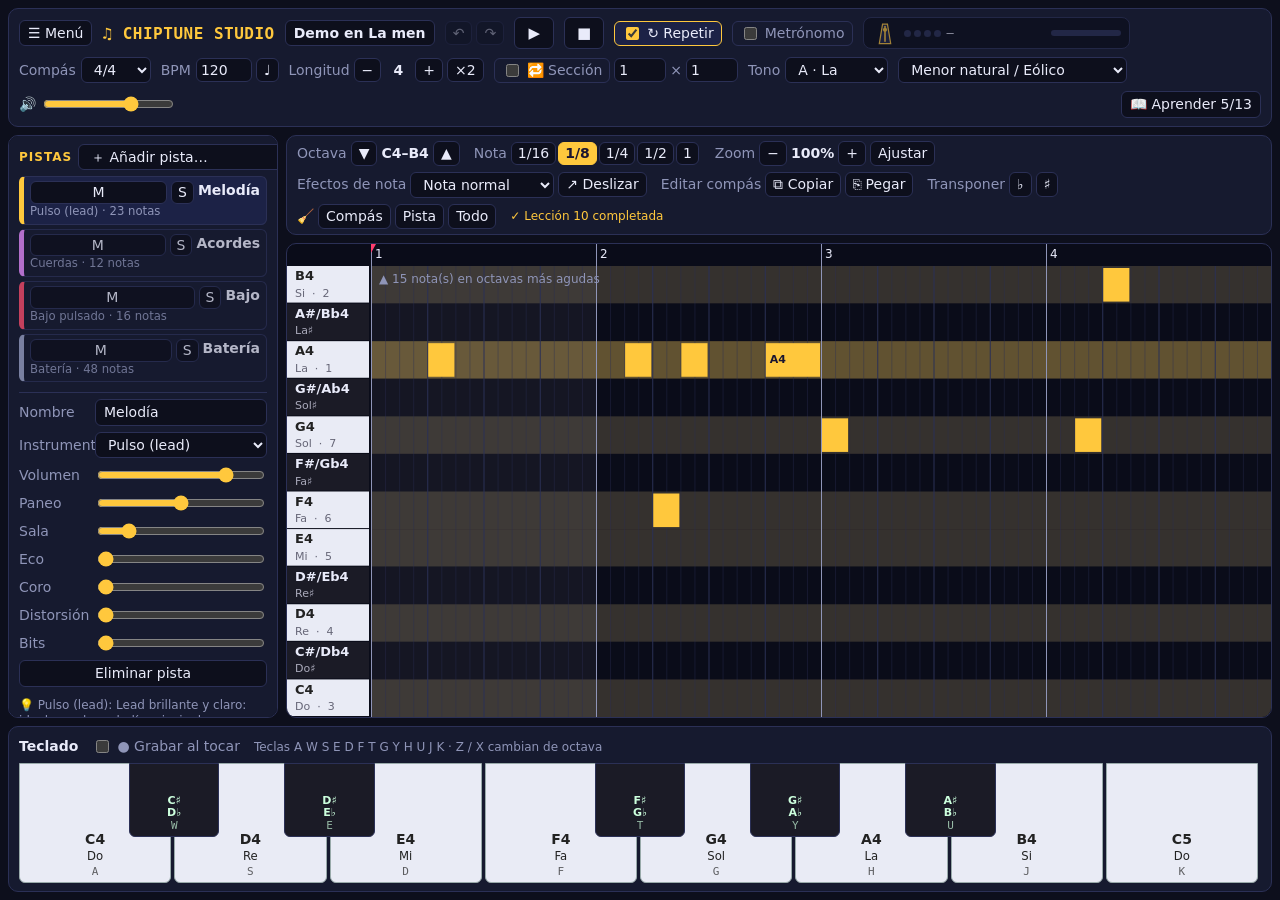
<file: index.html>
<!doctype html>
<html lang="es">
<head>
<meta charset="UTF-8">
<meta name="viewport" content="width=device-width, initial-scale=1">
<title>Chiptune Studio</title>
<link rel="stylesheet" href="css/app.css">
</head>
<body>
<header id="top" class="panel">
  <button id="menu" title="Menú: demos de la carpeta demos/, canción nueva, importar y exportar (JSON, JS, WAV), guía para IA y atajos">☰ Menú</button>
  <h1>♫ CHIPTUNE STUDIO</h1>
  <input id="title" maxlength="60" aria-label="Título" title="Título de la canción (también será el nombre de los archivos que exportes)">
  <span class="grp"><button id="undo" title="Deshacer el último cambio (Ctrl+Z)" disabled>↶</button><button id="redo" title="Rehacer lo que acabas de deshacer (Ctrl+Y)" disabled>↷</button></span>
  <button id="play" class="big" title="Reproducir o pausar (Espacio). Empieza donde está el cursor rojo, o en la sección si el bucle de sección está activo">▶</button>
  <button id="stop" class="big" title="Detener y silenciar todo">■</button>
  <label class="tg" title="Al llegar al final de la canción, vuelve a empezar"><input id="loop" type="checkbox" checked> ↻ Repetir</label>
  <label class="tg" title="Activa el sonido del metrónomo: un clic por pulso, más agudo en el primer tiempo del compás"><input id="metro" type="checkbox"> Metrónomo</label>
  <div id="mon" title="Monitor: el péndulo marca cada pulso, los 4 puntos son los tiempos del compás, y la barra muestra el avance de la canción o de la sección">
    <svg viewBox="0 0 32 32" width="26" height="26" aria-hidden="true"><path d="M9 29 13 5h6l4 24z" class="mb"/><g id="arm"><path d="M16 26V8" class="ma"/><circle cx="16" cy="12" r="2.6" class="mw"/></g></svg>
    <span class="dots"><i></i><i></i><i></i><i></i></span><span id="monT">—</span><span id="monB" title="Tempo actual durante la reproducción"></span><span class="mbar"><i id="monP"></i></span>
  </div>
  <label title="Compás: cuántos pulsos tiene cada grupo. 4/4 marcha, 3/4 vals, 6/8 balanceo, 5/4 y 7/8 raros. El roll, el metrónomo y el monitor se adaptan">Compás <select id="ts"><option value="4/4">4/4</option><option value="3/4">3/4</option><option value="2/4">2/4</option><option value="5/4">5/4</option><option value="6/8">6/8</option><option value="12/8">12/8</option><option value="7/8">7/8</option></select></label>
  <span class="grp" title="Tempo base: pulsos por minuto. Más alto = más rápido (40 a 240). El botón ♩ añade cambios de velocidad por compás"><label>BPM <input id="bpm" type="number" min="40" max="240" value="120"></label><button id="tempoBtn" title="Mapa de tempo: cambios de velocidad por compás, con saltos o acelerando/ritardando">♩</button></span>
  <span class="grp" title="Longitud de la canción, medida en compases">Longitud
    <button id="barM" title="Quitar el último compás">−</button><b id="bars">4</b><button id="barP" title="Añadir un compás al final">+</button><button id="dup" title="Duplicar toda la canción para alargarla (copia todo detrás)">×2</button></span>
  <span class="grp" title="Bucle de sección: repite solo los compases que indiques, ideal para practicar o grabar con el teclado">
    <label class="tg"><input id="lp" type="checkbox"> 🔁 Sección</label>
    <input id="lpA" type="number" min="1" value="1" aria-label="Compás inicial" title="Compás donde empieza la sección"><span>×</span><input id="lpN" type="number" min="1" value="1" aria-label="Número de compases" title="Cuántos compases dura la sección"></span>
  <label title="Tonalidad: la nota que sirve de 'hogar'. Cambia las filas resaltadas del roll">Tono <select id="root"></select></label>
  <label title="Escala: el grupo de notas que se llevan bien entre sí. Se resaltan en el roll"><select id="scale"></select></label>
  <label title="Volumen general">🔊 <input id="vol" type="range" min="0" max="1" step=".01" value=".7"></label>
  <span class="sp"></span>
  <span id="saved" title="La canción se guarda sola en este navegador"></span>
  <button id="learnBtn" title="Mostrar u ocultar el panel de aprendizaje: lecciones, acordes del tono y entrenamiento de oído">📖 Aprender</button>
</header>
<main>
  <aside id="left" class="panel">
    <div class="ph"><h2>Pistas</h2><select id="addTrack" aria-label="Añadir pista" title="Añadir una pista nueva con el instrumento que elijas"></select></div>
    <div id="tracks"></div>
    <div id="card"></div>
    <p id="tip" class="hint"></p>
  </aside>
  <section id="center">
    <div id="rtool" class="panel">
      <span class="grp" title="El roll muestra una octava (12 semitonos). Cambia de octava para llegar a notas más graves o agudas">Octava <button id="octD" title="Bajar una octava, notas más graves (Z)">▼</button><b id="oct"></b><button id="octU" title="Subir una octava, notas más agudas (X)">▲</button></span>
      <span class="grp" title="Duración de las notas que creas con un clic">Nota <span id="lens"></span></span>
      <span class="grp" title="Acerca o aleja el tiempo. Ctrl + rueda del ratón también hace zoom">Zoom <button id="zOut" title="Alejar: ver más compases">−</button><b id="zoom">100%</b><button id="zIn" title="Acercar: ver más detalle">+</button><button id="zFit" title="Ajustar: ver todo el proyecto de una vez">Ajustar</button></span>
      <span class="grp" title="Efectos de la nota que vas a crear o editar">Efectos de nota <select id="chordSel" title="Acorde arpegiado: una sola nota suena como un acorde que se arpegia muy rápido, el truco de los chips de un canal. Se aplica a las notas nuevas"><option value="">Nota normal</option><option value="M">Acorde mayor</option><option value="m">Acorde menor</option><option value="7">Acorde 7ª</option><option value="sus4">Acorde sus4</option><option value="power">Quinta (power)</option></select><button id="mdSlide" title="Modo deslizar: arrastra una nota hacia arriba o abajo y se deslizará hasta esa altura mientras dura (portamento). Arrástrala de vuelta a su fila para quitarlo">↗ Deslizar</button></span>
      <span class="grp">Editar compás <button id="cpy" title="Copiar las notas del compás del cursor (de la pista elegida)">⧉ Copiar</button><button id="pst" title="Pegar lo copiado en el compás del cursor y pasar al siguiente">⎘ Pegar</button></span>
      <span class="grp" title="Transponer la pista elegida: mueve todas sus notas. Con Mayús, una octava entera">Transponer <button id="trD" title="Bajar un semitono todas las notas de la pista (Mayús: una octava)">♭</button><button id="trU" title="Subir un semitono todas las notas de la pista (Mayús: una octava)">♯</button></span>
      <span class="grp">🧹 <button id="clB" title="Borrar las notas del compás del cursor en la pista elegida">Compás</button><button id="clT" title="Borrar todas las notas de la pista elegida">Pista</button><button id="clA" title="Borrar todas las notas de todas las pistas (se puede deshacer)">Todo</button></span>
      <span id="st" aria-live="polite"></span>
    </div>
    <div id="rollBox"><canvas id="grid" title=""></canvas><div id="ph"></div></div>
    <aside id="drawer" class="panel" aria-label="Aprendizaje">
      <div class="ph"><div class="tabs"><button data-tab="lec" title="Lecciones paso a paso con retos que se comprueban solos">Lecciones</button><button data-tab="cho" title="Acordes de la tonalidad elegida: escúchalos e insértalos">Acordes</button><button data-tab="ear" title="Entrena el oído: reconoce intervalos, acordes y escalas">Oído</button></div><button id="dClose" title="Ocultar este panel">✕</button></div>
      <button id="sync" title="Elige con qué suenan los ejemplos, acordes y ejercicios de oído: con un piano (por defecto) o sincronizados con el instrumento y la octava de la pista que tienes elegida. Probar la misma idea en distintos instrumentos es una gran forma de aprender">🎹 Suena con: Piano</button>
      <div id="dbody"></div>
    </aside>
  </section>
</main>
<footer id="bottom" class="panel">
  <div class="kh"><b>Teclado</b><label title="Si está activo, cada nota que toques se escribe en la pista: en la posición que suena, o en el cursor si está detenido"><input id="rec" type="checkbox"> ● Grabar al tocar</label><span class="hint" id="khint"></span><span id="kfb" aria-live="polite"></span></div>
  <div id="keys"></div>
</footer>
<dialog id="dlg">
  <h2>Menú</h2>
  <div class="sec"><b>Canción</b>
    <button id="new" title="Empezar una canción en blanco (se puede deshacer)">Canción nueva</button>
    <button id="demo" title="Cargar una canción de ejemplo en La menor para escuchar y aprender">Cargar demo</button></div>
  <div class="sec"><b>Demos</b>
    <button id="demoRefresh" title="Volver a buscar los .json de la carpeta demos/. Con el servidor incluido, los archivos nuevos aparecen solos">↻ Buscar demos</button>
    <label class="btn" title="Cargar todos los .json de una carpeta (útil al abrir la app con doble clic)">📂 Abrir carpeta <input id="demoDir" type="file" webkitdirectory multiple accept=".json" hidden></label>
    <label class="btn" title="Cargar una demo .json concreta">📄 Abrir JSON <input id="demoFile" type="file" accept=".json" hidden></label></div>
  <div id="demoList"></div>
  <p class="hint">Carpeta <b>demos/</b>: deja ahí cualquier <b>.json</b>. Con <b>node tools/serve.js</b> se detecta solo; con doble clic usa «Abrir carpeta» o regenera <b>demos/demos.js</b>.</p>
  <div class="sec"><b>Importar</b>
    <label class="btn" title="Abrir un archivo .json o .js exportado antes, o creado por una IA">Abrir archivo <input id="open" type="file" accept=".json,.js,.txt" hidden></label>
    <button id="iText" title="Importar la canción que pegaste en el cuadro de texto de abajo">Importar texto</button></div>
  <div class="sec"><b>Bucle</b>
    <label title="Al llegar al final, la canción vuelve a este compás. 1 = vuelve al principio; con un número mayor, el principio queda como introducción que suena solo una vez">Vuelve al compás <input id="lpS" type="number" min="1" value="1"></label>
    <button id="xWavL" title="Renderiza solo el tramo que se repite y mezcla la cola del final con el inicio: al repetir el archivo no se oye ningún salto (ideal para música de juego)">WAV en bucle perfecto</button></div>
  <div class="sec"><b>Exportar</b>
    <button id="xJson" title="Descargar la canción como archivo .json (el formato para tu juego y para las IAs)">Descargar JSON</button>
    <button id="xJs" title="Descargar la canción como módulo .js">Descargar JS</button>
    <button id="xWav" title="Renderizar y descargar el audio en WAV estéreo 44.1 kHz (sin licencias)">Exportar WAV</button>
    <button id="copy" title="Copiar al portapapeles el texto del cuadro">Copiar texto</button></div>
  <div class="sec"><b>Inteligencia artificial</b>
    <button id="guide" title="Escribir en el cuadro las instrucciones para que una IA te cree canciones compatibles (se actualiza sola con tus instrumentos)">Guía para IA</button>
    <button id="brief" title="Escribir en el cuadro una plantilla de brief creativo: título, historia, emociones, influencias y datos técnicos">Brief para IA</button>
    <button id="clr" title="Vaciar el cuadro de texto">Limpiar cuadro</button></div>
  <textarea id="out" spellcheck="false" placeholder="Aquí aparece el JSON exportado o la guía para IA. Para importar: pega una canción aquí y pulsa «Importar texto»."></textarea>
  <p id="msg"></p>
  <details><summary>Atajos del teclado</summary><p class="hint">Espacio: reproducir/pausar · Z / X: bajar/subir octava · A W S E D F T G Y H U J K: tocar · Ctrl+Z / Ctrl+Y: deshacer/rehacer · Inicio: cursor al principio · Ctrl+rueda: zoom · rueda: desplazar · Mayús+clic en una nota: su fuerza · Clic derecho en el roll: borrar nota</p></details>
  <button id="close" title="Cerrar el menú">Cerrar</button>
</dialog>
<dialog id="tdlg">
  <h2>♩ Tempo por compás</h2>
  <p class="hint">La canción puede cambiar de velocidad sin dejar de sonar: una intro lenta, un estribillo rápido o un acelerando que llega al clímax. Los cambios ocurren al empezar el compás indicado. El roll marca cada cambio con una línea y «♩BPM» en la regla.</p>
  <div class="sec"><b>Base</b><label>BPM <input id="tBase" type="number" min="40" max="240"></label><span class="hint">Velocidad del compás 1 y de todo lo que no tenga un cambio.</span></div>
  <div id="tList"></div>
  <div class="sec"><b>Nuevo cambio</b>
    <label>Compás <input id="tBar" type="number" min="2" value="2" title="Compás (empezando en 1, debe ser 2 o posterior; el compás 1 usa el BPM base) donde ocurre el cambio"></label>
    <label>BPM <input id="tBpm" type="number" min="40" max="240" value="140" title="Velocidad que tendrá la canción desde ese compás"></label>
    <label class="tg" title="Gradual: en vez de saltar, la velocidad sube o baja poco a poco desde el cambio anterior hasta este compás (acelerando o ritardando)"><input id="tRamp" type="checkbox"> Gradual</label>
    <button id="tAdd" title="Añadir o reemplazar el cambio de tempo en ese compás">＋ Añadir</button>
  </div>
  <p class="hint">💡 Un cambio sin «Gradual» salta de golpe (útil entre secciones). Con «Gradual» el tempo se interpola desde el cambio anterior: por ejemplo, de 90 a 150 a lo largo de 8 compases para un build-up.</p>
  <button id="tClose" title="Cerrar el mapa de tempo">Cerrar</button>
</dialog>
<div id="tt" popover="manual" role="tooltip"></div>
<script src="src/core/cs.js"></script>
<script src="src/engine/schema.js"></script>
<script src="src/engine/effects.js"></script>
<script src="src/engine/voice.js"></script>
<script src="src/engine/engine.js"></script>
<!-- INSTRUMENTOS: para añadir uno, crea su archivo en src/instruments/ y enlázalo aquí -->
<script src="src/instruments/pulse.js"></script>
<script src="src/instruments/arp.js"></script>
<script src="src/instruments/pwm.js"></script>
<script src="src/instruments/chirp.js"></script>
<script src="src/instruments/triangle.js"></script>
<script src="src/instruments/saw.js"></script>
<script src="src/instruments/brass.js"></script>
<script src="src/instruments/bell.js"></script>
<script src="src/instruments/bass.js"></script>
<script src="src/instruments/pluck.js"></script>
<script src="src/instruments/piano.js"></script>
<script src="src/instruments/guitar.js"></script>
<script src="src/instruments/strings.js"></script>
<script src="src/instruments/pad.js"></script>
<script src="src/instruments/drums.js"></script>
<!-- EFECTOS: igual, en src/effects/ -->
<script src="src/effects/reverb.js"></script>
<script src="src/effects/delay.js"></script>
<script src="src/effects/chorus.js"></script>
<script src="src/effects/drive.js"></script>
<script src="src/effects/crush.js"></script>
<script src="src/song/song.js"></script>
<script src="src/theory/theory.js"></script>
<script src="src/theory/lessons.js"></script>
<!-- DEMOS: tools/build-demos.js copia aquí los .json de demos/ para que funcionen con doble clic -->
<script src="demos/demos.js"></script>
<script src="src/ui/app.js"></script>
</body>
</html>
</file>
<file: css/app.css>
:root{--bg:#0d0f1c;--panel:#161a2f;--line:#2b3056;--tx:#e9ebfa;--mut:#8f95b8;--acc:#ffc83d;--row:#12162b;--rowb:#0a0c19;color-scheme:dark}
*{box-sizing:border-box}
html,body{height:100%;margin:0}
body{background:var(--bg);color:var(--tx);font:14px/1.35 system-ui,"Segoe UI",sans-serif;display:grid;grid-template-rows:auto minmax(0,1fr) auto;gap:8px;padding:8px;min-width:1100px;min-height:680px;overflow:hidden}
.panel{background:var(--panel);border:1px solid var(--line);border-radius:10px;padding:8px 10px}
h1{font:700 16px ui-monospace,Menlo,Consolas,monospace;margin:0;color:var(--acc);letter-spacing:.5px;white-space:nowrap}
h2{font-size:12px;margin:0;color:var(--acc);text-transform:uppercase;letter-spacing:1px}
h3{margin:6px 0 2px;font-size:15px}
input,select,textarea,button{font:inherit;color:var(--tx);background:var(--bg);border:1px solid var(--line);border-radius:6px;padding:3px 8px}
button{cursor:pointer}button:hover:not(:disabled),.btn:hover{border-color:var(--acc)}button:disabled{opacity:.35;cursor:default}
button:focus-visible,input:focus-visible,select:focus-visible,#dlg:focus-visible{outline:2px solid var(--acc);outline-offset:1px}
button.on{background:var(--acc);color:#1a1530;border-color:var(--acc);font-weight:700}
input[type=range]{padding:0;accent-color:var(--acc);vertical-align:middle}input[type=checkbox]{accent-color:var(--acc)}
input[type=number]{width:52px;padding:2px 4px}
label{color:var(--mut);display:inline-flex;gap:5px;align-items:center}
#top{display:flex;align-items:center;gap:8px 10px;flex-wrap:wrap}
#top #title{width:150px;font-weight:700}#bpm{width:56px}
.big{width:40px;height:32px;font-size:15px}
.grp{display:inline-flex;gap:4px;align-items:center;color:var(--mut)}.grp b{color:var(--tx);min-width:26px;text-align:center}
.grp button{padding:2px 7px}
.tg{padding:2px 7px;border:1px solid var(--line);border-radius:6px;cursor:pointer}.tg:has(input:checked){border-color:var(--acc);color:var(--tx);background:#1c2246}
.sp{flex:1}#saved{color:var(--mut);font-size:12px;white-space:nowrap}
#mon{display:inline-flex;align-items:center;gap:6px;padding:2px 8px;border:1px solid var(--line);border-radius:8px;background:var(--rowb);opacity:.6;transition:opacity .15s}
#mon.live{opacity:1;border-color:var(--acc)}#mon.acc{box-shadow:0 0 8px #ff3d6e88}
#mon .mb{fill:#1c2246;stroke:var(--acc);stroke-width:1.5}#mon .ma{stroke:var(--acc);stroke-width:2;stroke-linecap:round}#mon .mw{fill:var(--acc)}
.dots{display:inline-flex;gap:3px}.dots i{width:7px;height:7px;border-radius:50%;background:var(--line)}.dots i.cur{background:var(--acc);box-shadow:0 0 6px var(--acc)}.dots i.first.cur{background:#ff3d6e;box-shadow:0 0 6px #ff3d6e}
#monT{font:12px ui-monospace,monospace;min-width:54px;color:var(--tx)}#monB{font:12px ui-monospace,monospace;min-width:38px;color:var(--acc)}
#tdlg .trow{background:var(--row);border:1px solid var(--line);border-radius:8px;padding:4px 8px;margin:4px 0}
#tdlg .trow b{width:auto;color:var(--tx);text-transform:none;font-size:14px}
#tdlg .trow .hint{margin:0;flex:1}#tdlg .trow button{padding:2px 8px}
.mbar{width:70px;height:6px;border-radius:3px;background:var(--line);overflow:hidden}.mbar i{display:block;height:100%;width:0;background:var(--acc)}
main{display:grid;grid-template-columns:270px minmax(0,1fr);gap:8px;min-height:0}
#left{display:flex;flex-direction:column;gap:6px;min-height:0;overflow:auto}
.ph{display:flex;justify-content:space-between;align-items:center;gap:6px}
#center{position:relative;display:grid;grid-template-rows:auto minmax(0,1fr);gap:8px;min-height:0;min-width:0}
#rtool{display:flex;gap:6px 14px;align-items:center;flex-wrap:wrap;padding:5px 10px;min-width:0}
#st{color:var(--acc);font-size:12px}
.hint{color:var(--mut);font-size:12px;white-space:normal;margin:4px 0}
#rollBox{position:relative;min-height:0;border:1px solid var(--line);border-radius:10px;overflow:hidden;background:var(--rowb)}
#grid{display:block;position:absolute;inset:0;cursor:crosshair;touch-action:none}
#ph{position:absolute;top:0;bottom:0;width:2px;background:#ff3d6e;display:none;pointer-events:none}
#lens button{padding:1px 6px;margin-right:2px}
.trk{display:grid;grid-template-columns:1fr auto auto;grid-template-rows:auto auto;column-gap:4px;align-items:center;padding:4px 6px;border:1px solid var(--line);border-left:5px solid var(--c);border-radius:6px;cursor:pointer;opacity:.75;margin-bottom:4px}
.trk.sel{opacity:1;background:#1c2246}.trk small{grid-column:1;color:var(--mut)}.trk button{padding:1px 6px;grid-row:1/3}
#card{display:grid;gap:6px;padding-top:6px;border-top:1px solid var(--line)}
#card label{display:grid;grid-template-columns:70px 1fr;gap:6px}
#card input[type=text],#card select{width:100%;min-width:0}
#drawer{position:absolute;top:46px;right:0;bottom:0;width:390px;z-index:6;display:none;flex-direction:column;gap:6px;box-shadow:-8px 0 24px #000a;overflow:hidden}
#drawer.open{display:flex}#dbody{overflow:auto;min-height:0;flex:1;padding-right:4px}
.tabs{display:flex;gap:4px}.tabs button.on{background:var(--acc)}
.steps{display:flex;gap:4px;flex-wrap:wrap}.steps button{width:30px;padding:3px 0}.steps button.ok{border-color:#4fe3c1;color:#4fe3c1}.steps button.on{color:#1a1530;border-color:var(--acc)}
.task{color:var(--acc)}#lstat{font-weight:700;color:var(--mut)}#lstat.ok{color:#4fe3c1}
.nav{display:flex;gap:6px;margin-top:4px}
#chords,.earb{display:grid;grid-template-columns:repeat(2,1fr);gap:4px;margin-top:6px}
.ch{display:grid;grid-template-columns:1fr auto;gap:2px}.ch button{padding:5px 6px;text-align:left}
.earb button{padding:7px}.earb button.good{border-color:#4fe3c1;color:#4fe3c1}.earb button.bad{border-color:#ff5d8f;color:#ff9ab7}
#bottom{display:grid;gap:4px}.kh{display:flex;gap:14px;align-items:center}
#keys{height:120px;position:relative;user-select:none}
#keys.piano button{position:absolute;bottom:0;display:flex;flex-direction:column;justify-content:flex-end;align-items:center;padding:4px 0;border-radius:0 0 6px 6px}
#keys.piano .w{top:0;width:calc(100%/8 - 3px);background:#e9ebf5;color:#222;border-color:#9aa}
#keys.piano .k{top:0;height:62%;width:calc(100%/8*.58);background:#1b1b26;color:#cfd;z-index:2}
#keys button.p,#keys button:active{filter:brightness(1.25);border-color:var(--acc);transform:translateY(2px)}
#keys.pads{display:grid;grid-template-columns:repeat(12,1fr);gap:6px}
#keys.pads button{display:flex;flex-direction:column;justify-content:center;align-items:center;font-size:12px}
kbd{font:11px ui-monospace,monospace;opacity:.7}
dialog{background:var(--panel);color:var(--tx);border:1px solid var(--line);border-radius:12px;width:min(860px,92vw);max-height:92vh;overflow:auto}
dialog::backdrop{background:#000a}
.sec{display:flex;gap:8px;align-items:center;flex-wrap:wrap;margin:8px 0}.sec b{width:130px;color:var(--acc);font-size:12px;text-transform:uppercase}
.btn{border:1px solid var(--line);border-radius:6px;padding:3px 8px;cursor:pointer;color:var(--tx)}
#out{width:100%;height:300px;font:12px ui-monospace,Menlo,Consolas,monospace}#msg{color:var(--mut);min-height:20px}
#demoList{display:grid;gap:5px;max-height:190px;overflow:auto;margin:4px 0 8px;padding-right:2px}
.demo{display:flex;align-items:center;justify-content:space-between;gap:10px;padding:6px 8px;border:1px solid var(--line);border-radius:8px;background:var(--row)}
.demo>span{min-width:0}.demo b{display:block;font-size:13px;overflow:hidden;text-overflow:ellipsis;white-space:nowrap}
.demo small{display:block;color:var(--mut);font-size:11px;overflow:hidden;text-overflow:ellipsis;white-space:nowrap}
.demo .dbtns{display:flex;gap:4px;flex:none}.demo button{padding:2px 8px}.demo .del{padding:2px 6px;color:var(--mut)}
#tt{position:fixed;inset:auto;margin:0;border:1px solid var(--acc);background:#0b0d1cf2;color:var(--tx);padding:5px 9px;border-radius:7px;max-width:300px;font-size:12px;pointer-events:none}
/* ---- Lecciones: fichas de nota, cajas, figuras, ejemplos ---- */
#drawer{width:440px}
.nt{display:inline-flex;flex-direction:column;align-items:center;padding:2px 7px;margin:1px 2px;border-radius:8px;background:color-mix(in srgb,var(--c) 22%,var(--panel));border:1px solid var(--c);font-weight:700;line-height:1.15}
.nt small{font-weight:400;font-size:10px;opacity:.9}
.notes12{display:flex;flex-wrap:wrap;gap:2px;align-items:center;margin:8px 0}
.pulse{display:flex;gap:6px;margin:8px 0;flex-wrap:wrap}.pulse i{font-style:normal;min-width:34px;text-align:center;padding:6px 4px;border-radius:6px;background:#1c2246;border:1px solid var(--line)}
.pulse i.a{background:#ff3d6e33;border-color:#ff3d6e}.pulse.st i.s{background:#4fe3c133;border-color:#4fe3c1}.pulse.st i{border-color:#ffc83d66}
.figs div{padding:4px 8px;margin:3px 0;border-radius:6px;background:linear-gradient(90deg,#ffc83d77 var(--w),#1c2246 var(--w));border:1px solid var(--line);font-size:12px}
.ivs{display:grid;gap:5px;margin:8px 0}.iv{padding:5px 8px;border-left:5px solid var(--c);background:#1c2246;border-radius:6px;font-size:13px}
.stack{display:flex;gap:4px;align-items:flex-end;margin:8px 0}.stack.row{flex-wrap:wrap}
.box{padding:7px 10px;margin:8px 0;border-radius:8px;background:#1c2246;border:1px solid var(--line);font-size:13px}.box.tip{border-color:var(--acc)}.box.warn{border-color:#ff9a6b}
.exc{border:1px solid var(--line);border-radius:10px;padding:8px 10px;margin:8px 0;background:var(--row)}
.tag{display:inline-block;font-size:11px;padding:1px 8px;border-radius:99px;background:var(--acc);color:#1a1530;margin-right:6px;font-weight:700}
.how{margin:6px 0;padding-left:20px;font-size:13px}.how li{margin:4px 0}
.dots2{display:flex;gap:5px;justify-content:center;align-items:center}.dots2 i{width:8px;height:8px;border-radius:50%;background:var(--line)}.dots2 i.on{background:var(--acc)}
.r{color:#ff3d6e;font-weight:700}
.chh{width:100%;text-align:left;margin-top:5px;padding:6px 8px}.chh.open{border-color:var(--acc)}.chh small{color:var(--mut)}
.lh{display:flex;align-items:center;gap:8px;margin:6px 0 2px}.lh b{font-size:12px;color:var(--mut)}
#sync{width:100%;text-align:left}
#kfb{font-weight:700;color:var(--acc);font-size:13px}
#keys.piano .k{font-size:11px;line-height:1.1}#keys.piano .k b{display:block}
.pbar{height:5px;border-radius:3px;background:var(--line);margin:4px 0}.pbar i{display:block;height:100%;background:var(--acc);border-radius:3px}
</file>
